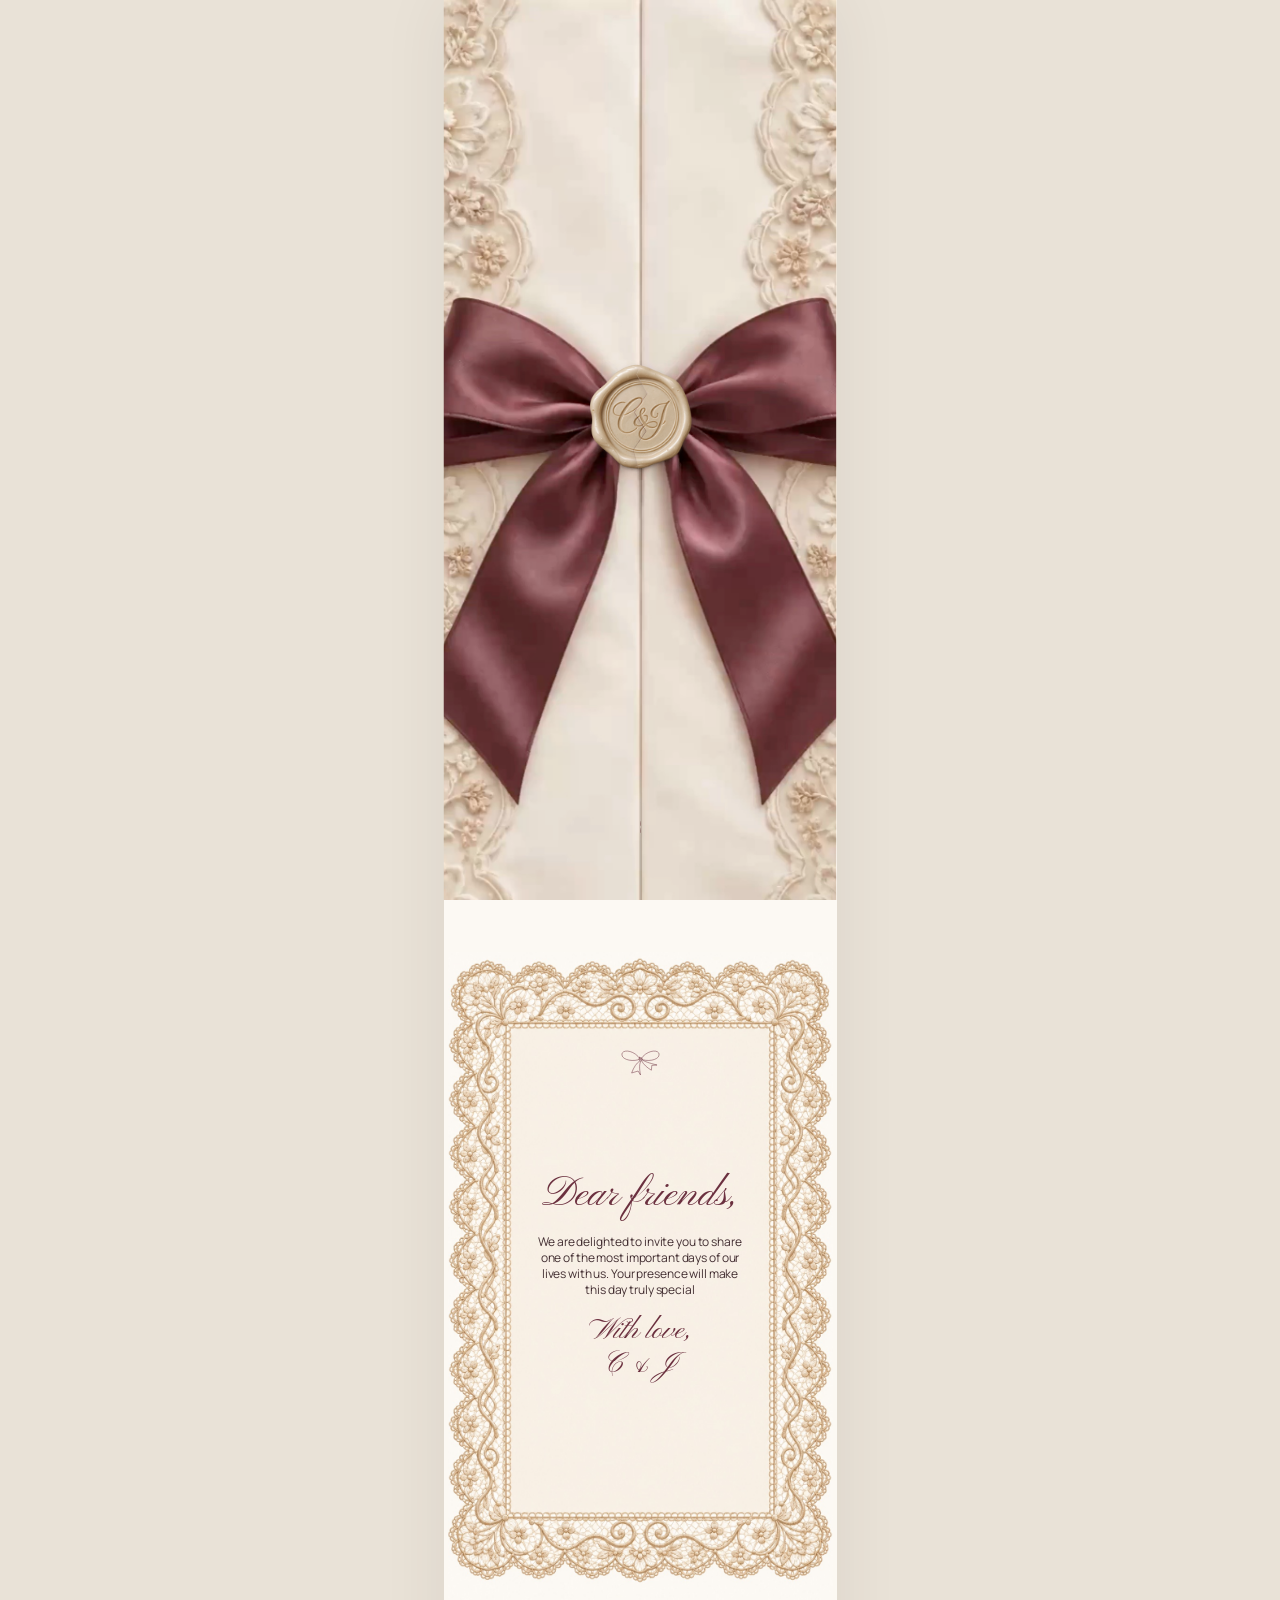
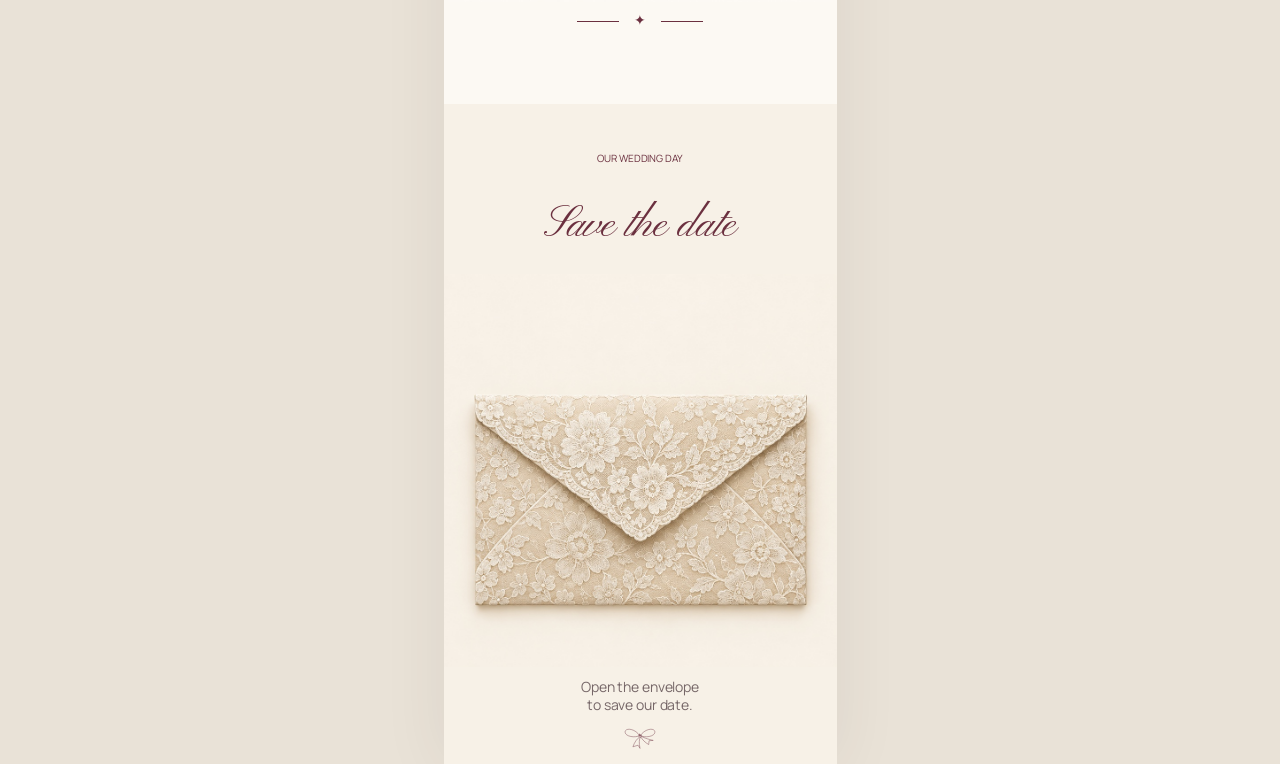
<file: index.html>
<!doctype html>
<html lang="en" class="is-locked">
<head>
  <meta charset="utf-8">
  <meta name="viewport" content="width=device-width, initial-scale=1, viewport-fit=cover">
  <meta name="theme-color" content="#f7f1e7">
  <title data-i18n="meta.title">Charlotte &amp; James — Wedding Invitation</title>
  <link rel="preconnect" href="https://fonts.googleapis.com">
  <link rel="preconnect" href="https://fonts.gstatic.com" crossorigin>
  <!-- Marck Script is fetched by main.js only when Russian is chosen: Pinyon has no Cyrillic. -->
  <link rel="stylesheet" href="https://fonts.googleapis.com/css2?family=Cormorant+Garamond:ital,wght@0,500;1,500&family=Manrope:wght@400;500&family=Pinyon+Script&display=swap">
  <link rel="icon" href="assets/icons/favicon.svg" type="image/svg+xml">
  <link rel="alternate icon" href="assets/icons/favicon-32.png" sizes="32x32">
  <link rel="apple-touch-icon" href="assets/icons/apple-touch-icon.png">
  <link rel="preload" as="image" href="assets/img/gate-tied.jpg" fetchpriority="high">
  <link rel="stylesheet" href="css/style.css">
</head>
<body>

  <!-- Holds the first screen back until the lace, the seal and the garden are actually there. -->
  <div class="loader" id="loader">
    <img class="loader__logo" src="assets/icons/logo.svg" alt="Invitated" width="103" height="24">
    <div class="loader__track"><i></i></div>
  </div>

  <!-- 0. Gate: two lace leaves tied with a wine bow and sealed. A tap unties the ribbon, the seal
       falls away and the leaves part to either side, uncovering the hero. -->
  <div class="gate" id="gate" role="button" tabindex="0" data-i18n-attr="aria-label:gate.open">
    <div class="gate__leaf gate__leaf--left">
      <img class="gate__art gate__art--tied" src="assets/img/gate-tied.jpg" alt="" fetchpriority="high">
      <img class="gate__art gate__art--untied" data-src="assets/img/gate-untied.jpg" alt="">
    </div>
    <div class="gate__leaf gate__leaf--right">
      <img class="gate__art gate__art--tied" src="assets/img/gate-tied.jpg" alt="" fetchpriority="high">
      <img class="gate__art gate__art--untied" data-src="assets/img/gate-untied.jpg" alt="">
    </div>
    <video class="gate__clip" src="assets/vids/gate.mp4" muted playsinline preload="none" disablepictureinpicture></video>
    <div class="gate__seal">
      <img class="gate__half gate__half--left" src="assets/img/seal-left.png" alt="">
      <img class="gate__half gate__half--right" src="assets/img/seal-right.png" alt="">
    </div>
  </div>

  <!-- Sits above every screen, hides when the page is scrolled down and slides back on the way up. -->
  <header class="topbar" id="topbar">
    <img class="topbar__logo" src="assets/icons/logo.svg" alt="Invitated" width="103" height="24">
    <div class="topbar__tools">
      <div class="lang">
        <button class="lang__button" type="button" aria-expanded="false" aria-haspopup="listbox" data-i18n-attr="aria-label:lang.label">
          <img loading="lazy" decoding="async" src="assets/icons/globe.svg" alt="" width="14" height="14">
          <span class="lang__code">EN</span>
          <img loading="lazy" decoding="async" class="lang__chevron" src="assets/icons/chevron-down.svg" alt="" width="8" height="4">
        </button>
        <ul class="lang__menu" role="listbox" hidden>
          <li><button type="button" role="option" data-lang="en" aria-selected="true">English</button></li>
          <li><button type="button" role="option" data-lang="ru" aria-selected="false">Русский</button></li>
          <li><button type="button" role="option" data-lang="uz" aria-selected="false">Oʻzbekcha</button></li>
        </ul>
      </div>
      <button class="sound" type="button" aria-pressed="false" data-i18n-attr="aria-label:sound.label">
        <img loading="lazy" decoding="async" class="sound__off" src="assets/icons/sound-off.svg" alt="" width="24" height="24">
        <img loading="lazy" decoding="async" class="sound__on" src="assets/icons/sound-on.svg" alt="" width="24" height="24">
      </button>
    </div>
  </header>

  <audio class="music" src="assets/sounds/music.m4a" loop preload="none"></audio>

  <main class="app">

    <!-- 1. Invitation -->
    <section class="screen screen--hero" id="top">
      <div class="stage">
        <img class="hero__garden" src="assets/img/garden.jpg" alt="">

        <div class="at hero__names" style="--x:48px; --y:251px; --w:299px">
          <p class="t-eyebrow" data-i18n="hero.families">TOGETHER WITH OUR FAMILIES</p>
          <h1 class="names">
            <span class="t-name" data-i18n="couple.bride">Charlotte</span>
            <span class="t-amp" data-i18n="couple.amp">&amp;</span>
            <span class="t-name" data-i18n="couple.groom">James</span>
          </h1>
        </div>

        <div class="at hero__details" style="--x:63px; --y:495px; --w:269px">
          <p class="t-eyebrow" data-i18n="hero.marrying">ARE GETTING MARRIED</p>
          <p class="t-date" data-i18n="date.short">18 · 09 · 2027</p>
          <p class="t-eyebrow t-olive" data-i18n="venue.caps">ROSEWOOD MANOR, THE COTSWOLDS</p>
        </div>

        <div class="hero__fade"></div>
        <a class="scroll-down" href="#letter">
          <span class="t-button" data-i18n="hero.scroll">Scroll down</span>
          <span class="scroll-down__arrows" aria-hidden="true">
            <img loading="lazy" decoding="async" src="assets/icons/arrow-down.svg" alt="" width="14" height="10">
            <img loading="lazy" decoding="async" src="assets/icons/arrow-down.svg" alt="" width="14" height="10">
          </span>
        </a>
      </div>
    </section>

    <!-- 2. Our letter -->
    <section class="screen screen--ivory" id="letter">
      <div class="stage">
        <div class="letter rise">
          <img class="letter__lace" src="assets/img/letter-lace.jpg" loading="lazy" decoding="async" alt="">
          <img loading="lazy" decoding="async" class="letter__bow" src="assets/icons/bow.svg" alt="" width="55" height="30">
          <div class="letter__content">
            <h2 class="t-script-42" data-i18n="letter.greeting">Dear friends,</h2>
            <p class="t-small t-ink letter__text" data-i18n="letter.body">We are delighted to invite you to share one of the most important days of our lives with us. Your presence will make this day truly special</p>
            <p class="t-script-30" data-i18n="letter.sign">With love,<br>C &amp; J</p>
          </div>
        </div>
        <div class="divider" aria-hidden="true"><i></i><span>✦</span><i></i></div>
      </div>
    </section>

    <!-- 3. Save the date: tap the envelope to open it and show the card -->
    <section class="screen screen--paper screen--date" id="date">
      <div class="stage">
      <div class="board">
        <p class="at t-eyebrow" style="--x:40px; --y:47px; --w:313px" data-i18n="save.eyebrow">OUR WEDDING DAY</p>
        <h2 class="at t-script-44 rise" style="--x:32px; --y:98px; --w:329px" data-i18n="save.title">Save the date</h2>

        <button class="envelope" type="button" aria-expanded="false" data-i18n-attr="aria-label:save.openAria">
          <span class="envelope__art envelope__art--closed"></span>
          <span class="envelope__art envelope__art--open"></span>
          <span class="envelope__card">
            <span class="t-day">18</span>
            <span class="t-month" data-i18n="date.monthYear">September 2027</span>
            <span class="t-small" data-i18n="date.dayTime">Saturday · 4:00 PM</span>
          </span>
        </button>

        <p class="at t-body t-muted envelope__hint envelope__hint--closed" style="--x:32px; --y:574px; --w:329px" data-i18n="save.hintClosed">Open the envelope<br>to save our date.</p>
        <p class="at t-body t-muted envelope__hint envelope__hint--open" style="--x:32px; --y:574px; --w:329px" data-i18n="save.hintOpen">Join us from 3:30 PM<br>at Rosewood Manor.</p>
        <img loading="lazy" decoding="async" class="at" src="assets/icons/bow-small.svg" alt="" style="--x:174.5px; --y:622px; --w:44px">
      </div>
      </div>
    </section>

    <!-- 4. The celebration. The screen sticks while the thread ties every bow, then lets go. -->
    <section class="screen screen--paper screen--pin" id="program">
      <div class="pin">
      <div class="stage">
        <p class="at t-eyebrow" style="--x:40px; --y:51px; --w:313px" data-i18n="program.eyebrow">THE CELEBRATION</p>
        <div class="at heading rise" style="--x:36px; --y:110px; --w:321px">
          <h2 class="t-title" data-i18n="program.title">A day to remember</h2>
          <p class="t-body t-muted" data-i18n="program.subtitle">A little order to all the magic.</p>
        </div>

        <!-- The thread grows with the scroll; each bow ties itself as the thread reaches it. -->
        <div class="timeline__ribbon"><i></i></div>
        <ol class="timeline">
          <li class="moment">
            <img loading="lazy" decoding="async" class="moment__icon" src="assets/icons/ic-arrival.svg" alt="" width="64" height="64">
            <span class="moment__marker" aria-hidden="true"></span>
            <p class="moment__text"><span class="t-time" data-i18n="program.t1">3:30 PM</span><span class="t-event" data-i18n="program.e1">Guest arrival</span></p>
          </li>
          <li class="moment">
            <img loading="lazy" decoding="async" class="moment__icon" src="assets/icons/ic-photo.svg" alt="" width="64" height="64">
            <span class="moment__marker" aria-hidden="true"></span>
            <p class="moment__text"><span class="t-time" data-i18n="program.t2">4:00 PM</span><span class="t-event" data-i18n="program.e2">Photoshoot</span></p>
          </li>
          <li class="moment">
            <img loading="lazy" decoding="async" class="moment__icon" src="assets/icons/ic-celebration.svg" alt="" width="64" height="64">
            <span class="moment__marker" aria-hidden="true"></span>
            <p class="moment__text"><span class="t-time" data-i18n="program.t3">5:00 PM</span><span class="t-event" data-i18n="program.e3">The start of<br>the celebration</span></p>
          </li>
          <li class="moment">
            <img loading="lazy" decoding="async" class="moment__icon" src="assets/icons/ic-wedding.svg" alt="" width="64" height="64">
            <span class="moment__marker" aria-hidden="true"></span>
            <p class="moment__text"><span class="t-time" data-i18n="program.t4">6:00 PM</span><span class="t-event" data-i18n="program.e4">Wedding</span></p>
          </li>
          <li class="moment">
            <img loading="lazy" decoding="async" class="moment__icon" src="assets/icons/ic-stars.svg" alt="" width="64" height="64">
            <span class="moment__marker" aria-hidden="true"></span>
            <p class="moment__text"><span class="t-time" data-i18n="program.t5">8:00 PM</span><span class="t-event" data-i18n="program.e5">Under the stars</span></p>
          </li>
        </ol>
      </div>
      </div>
    </section>

    <!-- 5. The venue -->
    <section class="screen screen--ivory" id="venue">
      <div class="stage">
        <p class="at t-eyebrow" style="--x:30px; --y:51px; --w:333px" data-i18n="venue.eyebrow">A PLACE TO FALL IN LOVE</p>
        <h2 class="at t-title rise" style="--x:32px; --y:109px; --w:329px" data-i18n="venue.title">Meet us in the garden.</h2>

        <div class="venue rise">
          <img class="venue__frame" src="assets/img/venue-frame.jpg" loading="lazy" decoding="async" alt="">
          <div class="venue__window">
            <img src="assets/img/garden.jpg" decoding="async" data-i18n-attr="alt:venue.name" alt="Rosewood Manor">
          </div>
        </div>

        <div class="at venue__details" style="--x:36px; --y:560px; --w:321px">
          <h3 class="t-title-32" data-i18n="venue.name">Rosewood Manor</h3>
          <p class="t-eyebrow" data-i18n="venue.region">THE COTSWOLDS, ENGLAND</p>
          <p class="t-body t-muted" data-i18n="venue.notes">A countryside celebration among the roses.<br>Arrive 30 minutes before the ceremony.<br>Parking is available at the main entrance.</p>
        </div>

        <!-- The day itself, so the Calendar button has something to save. -->
        <div class="at venue__date rise" style="--x:36px; --y:700px; --w:321px">
          <i></i>
          <span>
            <b class="t-date-22" data-i18n="date.short">18 · 09 · 2027</b>
            <em class="t-small" data-i18n="date.dayTime">Saturday · 4:00 PM</em>
          </span>
          <i></i>
        </div>

        <div class="at actions" style="--x:26px; --y:768px; --w:341px">
          <button class="btn" type="button" data-sheet="map">
            <img loading="lazy" decoding="async" src="assets/icons/ic-pin.svg" alt="" width="16" height="18"><span data-i18n="venue.directions">Get directions</span>
          </button>
          <button class="btn" type="button" data-sheet="calendar">
            <img loading="lazy" decoding="async" src="assets/icons/ic-calendar.svg" alt="" width="16" height="18"><span data-i18n="venue.calendar">Calendar</span>
          </button>
        </div>
      </div>
    </section>

    <!-- 6. Dress code -->
    <section class="screen screen--paper" id="dress">
      <div class="stage">
        <p class="at t-eyebrow" style="--x:40px; --y:51px; --w:313px" data-i18n="dress.eyebrow">WHAT TO WEAR</p>
        <div class="at heading heading--wide rise" style="--x:40px; --y:116px; --w:313px">
          <h2 class="t-title" data-i18n="dress.title">Dress code</h2>
          <p class="t-body t-muted" data-i18n="dress.subtitle">An evening of timeless elegance.</p>
        </div>
        <div class="at attire rise" style="--x:50px; --y:248px; --w:293px">
          <p class="t-small t-wine" data-i18n="dress.formal">FORMAL · BLACK TIE</p>
          <p class="t-body t-muted" data-i18n="dress.notes">Tuxedo or dark suit for gentlemen.<br>Long or cocktail dress for ladies.<br>We kindly ask you to avoid white.</p>
        </div>
        <!-- Dress code colours: change the four values below and nothing else. -->
        <ul class="at palette" style="--x:46.5px; --y:388px; --w:300px">
          <li class="rise"><i class="swatch" style="--swatch: #c9ae8c"></i><span data-i18n="dress.champagne">CHAMPAGNE</span></li>
          <li class="rise"><i class="swatch" style="--swatch: #a1907a"></i><span data-i18n="dress.taupe">TAUPE</span></li>
          <li class="rise"><i class="swatch" style="--swatch: #b58080"></i><span data-i18n="dress.rose">DUSTY ROSE</span></li>
          <li class="rise"><i class="swatch" style="--swatch: #6b303f"></i><span data-i18n="dress.wine">WINE</span></li>
        </ul>
        <img loading="lazy" decoding="async" class="at" src="assets/icons/bow-dress.svg" alt="" style="--x:174px; --y:479px; --w:45px">
        <img class="at guests rise" src="assets/img/guests.jpg" loading="lazy" decoding="async" data-i18n-attr="alt:dress.guestsAlt" alt="Guests in evening wear" style="--x:24px; --y:522px; --w:345px">
        <p class="at t-eyebrow t-muted" style="--x:40px; --y:811px; --w:313px" data-i18n="dress.caption">A little inspiration for our evening together.</p>
      </div>
    </section>

    <!-- 7. RSVP. Sends nowhere yet: on submit the section turns into the thank-you state. -->
    <section class="screen screen--wine" id="rsvp">
      <div class="stage rsvp">
        <div class="rsvp__heading rise">
          <h2 class="t-script-44" data-i18n="rsvp.title">Confirm your attendance</h2>
          <p class="t-body" data-i18n="rsvp.subtitle">Please let us know<br>if you can come.</p>
        </div>

        <div class="reply-card">
          <img class="reply-card__lace" src="assets/img/rsvp-lace.jpg" loading="lazy" decoding="async" alt="">
          <form class="reply" novalidate>
            <label class="field">
              <span class="t-label" data-i18n="rsvp.name">Your first and last name</span>
              <input class="pill" type="text" name="name" autocomplete="name" required
                     data-i18n-attr="placeholder:rsvp.namePlaceholder" placeholder="David Miller">
            </label>
            <fieldset class="field">
              <legend class="t-label" data-i18n="rsvp.question">Will you be able to come?</legend>
              <label class="pill choice">
                <input type="radio" name="attendance" value="yes" required>
                <span class="choice__dot"></span><span data-i18n="rsvp.yes">Yes, with pleasure!</span>
              </label>
              <label class="pill choice">
                <input type="radio" name="attendance" value="no">
                <span class="choice__dot"></span><span data-i18n="rsvp.no">Unfortunately, I can't.</span>
              </label>
            </fieldset>
            <label class="field">
              <span class="t-label" data-i18n="rsvp.message">Message (optional)</span>
              <textarea class="pill pill--area" name="message" rows="3"></textarea>
            </label>
            <button class="btn btn--light" type="submit" data-i18n="rsvp.send">Send</button>
          </form>
        </div>
      </div>

      <div class="stage thanks" hidden>
        <img loading="lazy" decoding="async" class="at" src="assets/icons/bow-large.svg" alt="" style="--x:145px; --y:152px; --w:103px">
        <div class="at thanks__text" style="--x:32px; --y:295px; --w:329px">
          <p class="t-eyebrow" data-i18n="thanks.eyebrow">WITH LOVE &amp; GRATITUDE</p>
          <h2 class="t-title-40" data-i18n="thanks.title">Thank you<br>for your reply.</h2>
          <p class="t-body t-muted" data-i18n="thanks.body">You are part of our story.<br>We are so grateful to have you in it.</p>
          <p class="t-script-30" data-i18n="couple.full">Charlotte &amp; James</p>
        </div>
        <a class="at btn" href="#top" style="--x:114px; --y:701px; --w:165px" data-i18n="thanks.back">Back to invitation</a>
        <p class="at t-eyebrow t-muted" style="--x:32px; --y:785px; --w:329px" data-i18n="thanks.note">Prototype preview · no response is sent</p>
      </div>
    </section>

    <!-- 8. With love: scratch the lace oval to reveal the photo -->
    <section class="screen screen--ivory" id="closing">
      <div class="stage">
        <p class="at t-eyebrow" style="--x:30px; --y:51px; --w:333px" data-i18n="closing.eyebrow">UNTIL THEN, WITH ALL OUR LOVE</p>
        <img class="at oval-frame" src="assets/img/oval-frame.jpg" loading="lazy" decoding="async" alt="" style="--x:14px; --y:98px; --w:365px">
        <div class="scratch">
          <img class="scratch__photo" src="assets/img/couple.png" loading="lazy" decoding="async" data-i18n-attr="alt:couple.full" alt="Charlotte and James">
          <canvas class="scratch__cover" aria-hidden="true"></canvas>
          <p class="scratch__hint" data-i18n="closing.scratch">SCRATCH TO REVEAL</p>
        </div>
        <p class="at t-script-34" style="--x:32px; --y:690px; --w:329px" data-i18n="couple.full">Charlotte &amp; James</p>
        <p class="at t-eyebrow" style="--x:32px; --y:744px; --w:329px" data-i18n="date.caps">18 SEPTEMBER 2027</p>

      </div>
      <footer class="footer">
        <img class="footer__logo" src="assets/icons/logo.svg" alt="Invitated" width="103" height="24">
        <a class="to-top" href="#top" data-i18n-attr="aria-label:closing.top" aria-hidden="false">↑</a>
      </footer>
    </section>

  </main>

  <!-- Sheets opened from the venue buttons -->
  <div class="sheet" id="sheet-calendar" role="dialog" aria-modal="true" data-i18n-attr="aria-label:venue.calendar" hidden>
    <div class="sheet__backdrop" data-close></div>
    <div class="sheet__panel">
      <div class="stage">
        <button class="sheet__close" type="button" data-close data-i18n-attr="aria-label:sheet.close"><img loading="lazy" decoding="async" src="assets/icons/close.svg" alt="" width="16" height="16"></button>
        <p class="at t-month" style="--x:46px; --y:64px; --w:301px" data-i18n="date.monthYear">September 2027</p>
        <div class="calendar">
          <span class="calendar__dow" data-i18n="cal.mon">M</span><span class="calendar__dow" data-i18n="cal.tue">T</span><span class="calendar__dow" data-i18n="cal.wed">W</span><span class="calendar__dow" data-i18n="cal.thu">T</span><span class="calendar__dow" data-i18n="cal.fri">F</span><span class="calendar__dow" data-i18n="cal.sat">S</span><span class="calendar__dow" data-i18n="cal.sun">S</span>
          <span></span><span></span><span>1</span><span>2</span><span>3</span><span>4</span><span>5</span>
          <span>6</span><span>7</span><span>8</span><span>9</span><span>10</span><span>11</span><span>12</span>
          <span>13</span><span>14</span><span>15</span><span>16</span><span>17</span>
          <button class="calendar__day" type="button" data-i18n-attr="aria-label:cal.add">18</button>
          <span>19</span>
          <span>20</span><span>21</span><span>22</span><span>23</span><span>24</span><span>25</span><span>26</span>
          <span>27</span><span>28</span><span>29</span><span>30</span>
        </div>
        <p class="at t-body t-muted" style="--x:40px; --y:407px; --w:313px" data-i18n="cal.full">Saturday, 18 September · 4:00 PM</p>
        <img loading="lazy" decoding="async" class="at" src="assets/icons/bow-dress.svg" alt="" style="--x:174px; --y:449px; --w:45px">
      </div>
    </div>
  </div>

  <div class="sheet" id="sheet-map" role="dialog" aria-modal="true" data-i18n-attr="aria-label:map.title" hidden>
    <div class="sheet__backdrop" data-close></div>
    <div class="sheet__panel">
      <div class="stage">
        <button class="sheet__close" type="button" data-close data-i18n-attr="aria-label:sheet.close"><img loading="lazy" decoding="async" src="assets/icons/close.svg" alt="" width="16" height="16"></button>
        <h2 class="at t-title-32" style="--x:46px; --y:54px; --w:301px" data-i18n="map.title">Find us</h2>
        <a class="map" href="https://www.google.com/maps/search/?api=1&amp;query=Rosewood+Manor+Cotswolds" target="_blank" rel="noopener" data-i18n-attr="aria-label:map.open">
          <img loading="lazy" decoding="async" class="map__art" src="assets/icons/map.svg" alt="">
          <span class="map__label" data-i18n="venue.nameCaps">ROSEWOOD MANOR</span>
        </a>
        <img loading="lazy" decoding="async" class="map__pin" src="assets/icons/map-pin.svg" alt="">
        <p class="at t-label t-wine" style="--x:36px; --y:405px; --w:321px" data-i18n="map.venue">Rosewood Manor · The Cotswolds</p>
        <p class="at t-small t-muted" style="--x:36px; --y:437px; --w:321px" data-i18n="map.parking">Parking is available at the main entrance.</p>
      </div>
    </div>
  </div>

  <script src="js/i18n.js"></script>
  <script src="js/main.js"></script>
</body>
</html>
</file>
<file: css/style.css>
/* ---------- Tokens (from Figma) ---------- */
:root {
  --wine: #6b303f;
  --ivory: #fcf9f3;
  --paper: #f7f1e7;
  --blush: #f5ede0;
  --ink: #432f32;
  --muted: #766768;
  --olive: #818571;
  --line: #cfbab0;
  --page: #e9e2d7;

  --font-serif: "Cormorant Garamond", Georgia, "Times New Roman", serif;
  --font-script: "Pinyon Script", "Snell Roundhand", cursive;
  --script-fix: 1;
  --font-sans: "Manrope", system-ui, -apple-system, sans-serif;

  /* Every screen in the mock is a 393px-wide phone column and everything below is placed in those
     pixels. On a narrower phone main.js sets --k below 1 and each stage is zoomed down to fit. */
  --k: 1;
  /* The screen's height, locked at load: in-app browsers (Telegram, Instagram) grow and shrink
     the viewport as their address bar collapses, and anything measured in svh would resize with
     it — backgrounds re-cropping, text shifting, the scroll jumping. */
  --vh: 100svh;
}

html[lang="ru"] {
  --font-script: "Marck Script", "Snell Roundhand", cursive;
  --script-fix: 0.88; /* Marck Script runs larger than Pinyon at the same size */
}

/* ---------- Base ---------- */
*, *::before, *::after { box-sizing: border-box; }
[hidden] { display: none !important; }

html { scroll-behavior: auto; } /* main.js glides instead */
html.is-locked { overflow: hidden; }

body {
  margin: 0;
  background: var(--page);
  color: var(--wine);
  font-family: var(--font-sans);
  -webkit-font-smoothing: antialiased;
  -webkit-tap-highlight-color: transparent;
}

h1, h2, h3, p, ol, ul, fieldset, legend { margin: 0; padding: 0; font-weight: 400; }
ol, ul { list-style: none; }
fieldset { border: 0; min-width: 0; }
img { display: block; max-width: none; }
a { color: inherit; text-decoration: none; }
button { font: inherit; color: inherit; background: none; border: 0; padding: 0; cursor: pointer; }

.app {
  position: relative;
  max-width: 393px;
  margin: 0 auto;
  overflow-x: clip;
  box-shadow: 0 0 60px rgba(67, 47, 50, 0.08);
}

/* Every screen fills the window and holds the mock's board in its middle, so no screen ends
   early with a strip of the next one showing under it. */
.screen {
  position: relative;
  min-height: calc(852px * var(--k)); /* the mock's own height: the same composition everywhere */
  display: grid;
  place-items: center;
  overflow: hidden;
  isolation: isolate;
}
.screen--pin { display: block; } /* the pinned screen sets its own height */
.screen--ivory { background: var(--ivory); }
.screen--paper { background: var(--paper); }
.screen--wine  { background: var(--wine); }

/* The fixed 393px column a screen is laid out in. */
.stage {
  position: relative;
  width: 393px;
  height: 852px;
  margin: 0 auto;
  zoom: var(--k);
}
/* The mock draws this screen 660px tall, shorter than the rest; the screen around it is full
   height like every other, so the board simply sits in the middle. */
.screen--date { min-height: calc(660px * var(--k)); }
.screen--date .stage { height: 660px; }
.screen--date .board {
  position: relative;
  width: 393px;
  height: 660px;
}

/* Absolutely placed block: --x / --y / --w come straight from the mock. */
.at {
  position: absolute;
  left: var(--x);
  top: var(--y);
  width: var(--w);
}
p.at, h2.at, h3.at { text-align: center; }

/* On a phone the page fills the screen edge to edge instead of the 393px column of the mock,
   and the hero takes the whole screen height. */
@media (max-width: 600px) {
  .app { max-width: none; box-shadow: none; }
}

/* Until the envelope is opened the page simply ends at it: the screens below are out of the
   document, so the phone stops there by itself instead of being pulled back by script. */
.is-held #date ~ .screen { display: none; }

/* Blocks lift into place the first time they are scrolled to. Nothing is hidden unless main.js
   has said it will bring it back. `translate` so it composes with any transform. */
.is-animated .rise { opacity: 0; translate: 0 16px; }
.is-animated .rise.is-in {
  opacity: 1;
  translate: none;
  transition: opacity 0.8s ease var(--in, 0s), translate 0.8s cubic-bezier(0.22, 0.61, 0.36, 1) var(--in, 0s);
}

/* ---------- Type ---------- */
.t-eyebrow { font: 400 10px/14px var(--font-sans); letter-spacing: -0.01em; }
.t-small   { font: 400 12px/16px var(--font-sans); letter-spacing: -0.01em; }
.t-body    { font: 400 14px/18px var(--font-sans); letter-spacing: -0.01em; }
.t-strong  { font-weight: 500; }

.t-label    { font: 500 18px/22px var(--font-serif); letter-spacing: -0.01em; }
.t-button   { font: 500 18px/22px var(--font-serif); letter-spacing: -0.01em; }
.t-month    { font: 500 22px/26px var(--font-serif); letter-spacing: -0.01em; }
.t-title-32 { font: 500 32px/36px var(--font-serif); letter-spacing: -0.01em; }
.t-title    { font: 500 38px/42px var(--font-serif); letter-spacing: -0.01em; }
.t-title-40 { font: 500 40px/44px var(--font-serif); letter-spacing: -0.01em; }
.t-date     { font: 500 38px/42px var(--font-serif); letter-spacing: -0.01em; }
.t-day      { font: 500 42px/46px var(--font-serif); letter-spacing: -0.01em; }
.t-name     { font: 500 54px/58px var(--font-serif); letter-spacing: -0.01em; }

.t-script-30 { font: 400 calc(30px * var(--script-fix)) / 34px var(--font-script); letter-spacing: -0.01em; }
.t-script-34 { font: 400 calc(34px * var(--script-fix)) / 38px var(--font-script); letter-spacing: -0.01em; }
.t-script-42 { font: 400 calc(42px * var(--script-fix)) / 46px var(--font-script); letter-spacing: -0.01em; }
.t-script-44 { font: 400 calc(44px * var(--script-fix)) / 48px var(--font-script); letter-spacing: -0.01em; }
.t-amp       { font: 400 calc(40px * var(--script-fix)) / 44px var(--font-script); letter-spacing: -0.01em; }

.t-wine  { color: var(--wine); }
.t-ink   { color: var(--ink); }
.t-muted { color: var(--muted); }
.t-olive { color: var(--olive); }

/* ---------- Shared pieces ---------- */
.btn {
  display: flex;
  align-items: center;
  justify-content: center;
  gap: 8px;
  width: 165px;
  height: 44px;
  border-radius: 6px;
  background: var(--wine);
  color: var(--ivory);
  font: 500 18px/22px var(--font-serif);
  letter-spacing: -0.01em;
  white-space: nowrap;
  transition: filter 0.2s ease, transform 0.2s ease;
}
.btn:active { transform: scale(0.97); }
@media (hover: hover) { .btn:hover { filter: brightness(1.12); } }
.btn--light { background: var(--paper); color: var(--wine); }

.heading { display: flex; flex-direction: column; gap: 8px; text-align: center; }
.heading--wide { gap: 18px; }

/* ---------- Preloader ---------- */
.loader {
  position: fixed;
  inset: 0;
  z-index: 70;
  display: grid;
  align-content: center;
  justify-items: center;
  gap: 20px;
  background: var(--paper);
  transition: opacity 0.7s ease;
}
.loader__logo { width: 103px; height: 24px; opacity: 0.9; }
.loader__track {
  width: 132px;
  height: 1px;
  overflow: hidden;
  background: rgba(107, 48, 63, 0.16);
}
.loader__track i {
  display: block;
  width: calc(var(--load, 0) * 100%);
  height: 100%;
  background: var(--wine);
  transition: width 0.4s cubic-bezier(0.22, 0.61, 0.36, 1);
}
.loader.is-done { opacity: 0; pointer-events: none; }

/* ---------- 0. Gate ---------- */
/* Fills the phone screen (the 393px column on a desktop). --u is one mock pixel at the "cover"
   scale of the 393×852 art, so the seal stays on the knot at any screen shape. */
.gate {
  position: fixed;
  top: 0;
  bottom: 0;
  left: 50%;
  width: min(100%, calc(393px * var(--k)));
  translate: -50% 0;
  container-type: size;
  z-index: 50;
  overflow: hidden;
  cursor: pointer;
  outline: none;
}
.gate__leaf {
  position: absolute;
  top: 0;
  width: 50%;
  height: 100%;
  overflow: hidden;
  transition: transform 1.5s cubic-bezier(0.65, 0, 0.3, 1);
}
.gate__leaf--left  { left: 0; }
.gate__leaf--right { right: 0; }
.gate__art {
  position: absolute;
  top: 0;
  width: 200%;
  height: 100%;
  object-fit: cover;
}
.gate__leaf--left .gate__art  { left: 0; }
.gate__leaf--right .gate__art { right: 0; }
.gate__art--untied { opacity: 0; } /* switched on the frame the clip ends, never faded */

/* The filmed untying, in the same framing as the two stills it was cut from. */
.gate__clip {
  position: absolute;
  inset: 0;
  width: 100%;
  height: 100%;
  object-fit: cover;
  opacity: 0;
  pointer-events: none;
}
.gate.is-playing .gate__clip { opacity: 1; }

.gate__seal {
  /* one pixel of the clip, at the scale it is displayed */
  --v: max(100cqw / 1080, 100cqh / 1920);
  position: absolute;
  left: 50%;
  top: calc(50% - 197 * var(--v)); /* the knot sits 71px above the clip's centre */
  width: calc(253 * var(--v));
  height: calc(253 * var(--v));
  translate: -50% 0;
}
.gate__half {
  position: absolute;
  inset: 0;
  width: 100%;
  height: auto;
  filter: drop-shadow(0 2px 3px rgba(67, 47, 50, 0.18));
  transition: transform 0.18s cubic-bezier(0.2, 0.9, 0.3, 1), opacity 0.4s ease;
}
/* The wax gives: a shudder, a snap along the crack, then both halves drop away. */
.gate.is-cracking .gate__seal { animation: seal-shudder 0.26s ease-in-out; }
@keyframes seal-shudder {
  30% { transform: rotate(-2deg) scale(1.03); }
  70% { transform: rotate(2.5deg) scale(1.05); }
}
.gate.is-broken .gate__half { transition-duration: 0.1s; } /* the crack itself is a snap */
.gate.is-broken .gate__half--left  { transform: translate(-5%, 1%) rotate(-5deg); }
.gate.is-broken .gate__half--right { transform: translate(5%, 1.5%) rotate(6deg); }
.gate.is-falling .gate__half {
  opacity: 0;
  /* Thrown off fast and faded out well before they would reach the bottom of the frame. */
  transition: transform 0.52s cubic-bezier(0.3, 0, 0.7, 0.35), opacity 0.3s ease 0.16s;
}
.gate.is-falling .gate__half--left  { transform: translate(-58%, 210%) rotate(-62deg) scale(0.86); }
.gate.is-falling .gate__half--right { transform: translate(64%, 240%) rotate(74deg) scale(0.84); }

.gate.is-open .gate__art--untied { opacity: 1; }
.gate.is-parting .gate__leaf--left  { transform: translateX(-101%); }
.gate.is-parting .gate__leaf--right { transform: translateX(101%); }

/* ---------- 1. Invitation ---------- */
.screen--hero { background: var(--blush); }
.screen--hero .stage { height: 852px; }

.hero__garden {
  position: absolute;
  left: -19.5px;
  top: 0;
  bottom: 0;
  width: 433px;
  height: 100%;
  object-fit: cover;
  object-position: 50% 100%;
  transform-origin: 50% 60%;
}
.is-animated .hero__garden { opacity: 0; transform: scale(1.04); }
.is-animated.is-revealed .hero__garden {
  opacity: 1;
  transform: none;
  transition: opacity 1.6s ease 0.3s, transform 2.4s cubic-bezier(0.22, 0.61, 0.36, 1) 0.3s;
}

/* ---------- Top bar ---------- */
.topbar {
  position: fixed;
  top: 0;
  left: 50%;
  z-index: 30;
  width: min(100%, calc(393px * var(--k)));
  height: calc(80px * var(--k));
  padding: calc(14px * var(--k)) calc(32px * var(--k)) 0;
  display: flex;
  align-items: center;
  justify-content: space-between;
  translate: -50% 0;
  opacity: 0;
  pointer-events: none;
  transition: translate 0.5s cubic-bezier(0.22, 0.61, 0.36, 1), opacity 0.6s ease;
}
/* Nothing above the gate until it has been opened. */
.is-revealed .topbar { opacity: 1; pointer-events: auto; }
.topbar.is-hidden { translate: -50% -100%; }
/* A soft veil rather than a slab: it reaches past the bar and fades out to nothing, so there is
   no edge where it ends. No backdrop blur — its box cuts a hard line of its own on iOS. */
.topbar::before {
  content: "";
  position: absolute;
  inset: 0 0 -30% 0;
  z-index: -1;
  background: linear-gradient(180deg, var(--bar-tint, var(--paper)) 0%, var(--bar-tint, var(--paper)) 62%, transparent 100%);
  opacity: 0;
  transition: opacity 0.4s ease;
}
.topbar.is-solid::before { opacity: 1; }
.topbar.is-hidden::before { opacity: 0; transition: opacity 0.16s ease; } /* gone before the bar has left */
/* Over the wine screen the bar turns with it, rather than sitting there as a slab of cream. */
.topbar.is-dark .lang { color: var(--paper); }
.topbar.is-dark img { filter: brightness(0) invert(1); }
.topbar__logo { width: 103px; height: 24px; }
/* The bar's parts scale with the board so the masthead keeps the mock's proportions. Sized with
   calc rather than zoom: zoom inside a fixed bar loses taps in Chrome. */
.topbar__logo { width: calc(103px * var(--k)); height: calc(24px * var(--k)); }
.topbar__tools { display: flex; align-items: center; gap: calc(12px * var(--k)); }

.lang { position: relative; }
.lang__button {
  display: flex;
  align-items: center;
  gap: calc(4px * var(--k));
  font: 400 calc(14px * var(--k)) / calc(18px * var(--k)) var(--font-sans);
  letter-spacing: -0.01em;
}
.lang__button img:first-child { width: calc(14px * var(--k)); height: calc(14px * var(--k)); margin: 0.8px; }
.lang__chevron {
  width: calc(8px * var(--k));
  height: calc(4.4px * var(--k));
  margin: calc(5px * var(--k)) calc(3px * var(--k));
  transition: transform 0.3s ease;
}
.lang.is-open .lang__chevron { transform: rotate(180deg); }
.lang__menu {
  position: absolute;
  right: -4px;
  top: calc(100% + 10px);
  min-width: 132px;
  padding: 6px;
  border: 0.6px solid var(--line);
  border-radius: 10px;
  background: var(--ivory);
  box-shadow: 0 12px 28px rgba(67, 47, 50, 0.14);
  animation: menu-in 0.25s cubic-bezier(0.22, 0.61, 0.36, 1);
}
@keyframes menu-in { from { opacity: 0; transform: translateY(-6px); } }
.lang__menu button {
  width: 100%;
  padding: 8px 10px;
  border-radius: 6px;
  text-align: left;
  font: 500 16px/20px var(--font-serif);
  letter-spacing: -0.01em;
  transition: background 0.2s ease;
}
.lang__menu button[aria-selected="true"] { background: rgba(107, 48, 63, 0.09); }
@media (hover: hover) { .lang__menu button:hover { background: rgba(107, 48, 63, 0.06); } }

.sound { position: relative; width: calc(24px * var(--k)); height: calc(24px * var(--k)); }
.sound img { position: absolute; inset: 0; width: 100%; height: 100%; transition: opacity 0.25s ease; }
.sound__on { opacity: 0; }
.sound[aria-pressed="true"] .sound__on { opacity: 1; }
.sound[aria-pressed="true"] .sound__off { opacity: 0; }
.sound.is-empty { opacity: 0.4; cursor: default; }
.sound:active { transform: scale(0.94); }

.hero__names, .hero__details {
  display: flex;
  flex-direction: column;
  align-items: center;
  text-align: center;
}
.hero__names { gap: 6px; }
.hero__details { gap: 12px; }
.names { display: flex; flex-direction: column; align-items: center; }
.names .t-name:first-child, .names .t-amp { margin-bottom: -8px; }

.is-animated .hero__names > *, .is-animated .hero__details > * { opacity: 0; translate: 0 12px; }
.is-animated.is-revealed .hero__names > *, .is-animated.is-revealed .hero__details > * {
  opacity: 1;
  translate: none;
  transition: opacity 1s ease var(--in), translate 1s cubic-bezier(0.22, 0.61, 0.36, 1) var(--in);
}
.hero__names > :nth-child(1) { --in: 0.5s; }
.hero__names > :nth-child(2) { --in: 0.7s; }
.hero__details > :nth-child(1) { --in: 1s; }
.hero__details > :nth-child(2) { --in: 1.15s; }
.hero__details > :nth-child(3) { --in: 1.3s; }

.hero__fade {
  position: absolute;
  left: -1.5px;
  bottom: 0;
  width: 396px;
  height: 169px;
  background: linear-gradient(180deg, rgba(247, 241, 231, 0) 0%, rgba(247, 241, 231, 0.91) 60%, var(--ivory) 100%);
}
.scroll-down {
  position: absolute;
  left: 1px;
  bottom: 0;
  width: 393px;
  height: 78px;
  padding-bottom: 8px;
  display: flex;
  flex-direction: column;
  align-items: center;
  justify-content: center;
  gap: 8px;
}
.scroll-down__arrows { position: relative; width: 14px; height: 17px; }
.scroll-down__arrows img { position: absolute; left: 0; top: 0; }
.scroll-down__arrows img + img { top: 7px; }
.scroll-down__arrows img { animation: arrow-drift 2.2s ease-in-out infinite; }
.scroll-down__arrows img + img { animation-delay: 0.15s; }
@keyframes arrow-drift {
  0%, 100% { transform: translateY(0); opacity: 1; }
  50% { transform: translateY(4px); opacity: 0.55; }
}

/* ---------- 2. Our letter ---------- */
.letter {
  position: absolute;
  left: 24px;
  top: 112px;
  width: 345px;
  height: 625px;
}
.letter__lace {
  position: absolute;
  left: -20px;
  top: -12px;
  width: 385px;
  height: 650px;
  object-fit: cover;
}
.letter__bow { position: absolute; left: 145px; top: 83px; width: 55px; height: 30.25px; }
.letter__content {
  position: absolute;
  left: 50.5px;
  top: calc(50% + 0.5px);
  width: 244px;
  translate: 0 -50%;
  display: flex;
  flex-direction: column;
  align-items: center;
  gap: 16px;
  text-align: center;
}
.letter__text { width: 212px; }

.divider {
  position: absolute;
  left: 133.5px;
  top: 760px;
  width: 126px;
  display: flex;
  align-items: center;
  justify-content: center;
  gap: 12px;
  font: 500 14px/18px var(--font-serif);
}
.divider i { width: 42px; height: 0.6px; background: var(--wine); }
.divider span { width: 18px; text-align: center; }

/* ---------- 3. Save the date ---------- */
.envelope {
  position: absolute;
  left: 0;
  top: 170px;
  width: 393px;
  height: 393px;
}
.envelope__art {
  position: absolute;
  inset: 0;
  background: url("../assets/img/envelope.jpg") 0 0 / 200% 100% no-repeat;
  transition: opacity 0.6s ease;
}
.envelope__art--open { background-position: 100% 0; opacity: 0; }
.envelope__card {
  position: absolute;
  left: 95px;
  top: 98px;
  width: 203px;
  display: flex;
  flex-direction: column;
  gap: 4px;
  text-align: center;
  opacity: 0;
  translate: 0 14px;
}
.envelope.is-open .envelope__art--open { opacity: 1; }
.envelope.is-open .envelope__art--closed { opacity: 0; }
.envelope.is-open .envelope__card {
  opacity: 1;
  translate: none;
  transition: opacity 0.8s ease 0.35s, translate 0.9s cubic-bezier(0.22, 0.61, 0.36, 1) 0.35s;
}
.envelope:not(.is-open):active { transform: scale(0.99); }
/* A small nudge so the closed envelope reads as something to tap. */
.envelope:not(.is-open) { animation: envelope-nudge 4s ease-in-out 1.5s infinite; }
@keyframes envelope-nudge {
  0%, 84%, 100% { transform: none; }
  88% { transform: rotate(-1deg); }
  92% { transform: rotate(1deg); }
  96% { transform: rotate(-0.5deg); }
}

.envelope__hint { transition: opacity 0.5s ease; }
.envelope__hint--open { opacity: 0; }
.screen--date.is-open .envelope__hint--closed { opacity: 0; }
.screen--date.is-open .envelope__hint--open { opacity: 1; transition-delay: 0.4s; }

/* ---------- 4. The celebration ---------- */
/* The programme screen sticks to the viewport while the thread does its work; main.js sets both
   the height of the track it scrolls through and the height of the sticky part. */
.screen--pin {
  overflow: visible;
  height: calc(var(--vh) + var(--pin-run, 0px));
}
/* The programme's own board is only as tall as its contents, so it can be scaled to fit the
   pinned screen without the timeline being cut off at the bottom. */
.screen--pin .stage { height: 780px; }
.screen--pin .pin {
  position: sticky;
  top: 0;
  height: var(--vh);
  display: grid;
  place-items: center;
  overflow: hidden;
}

/* Track of the thread. Its fill is as long as the scroll has pulled it (--p, set by main.js). */
.timeline__ribbon {
  position: absolute;
  left: 169.5px;
  top: 253px;
  width: 1px;
  height: 493px;
}
.timeline__ribbon i {
  display: block;
  width: 100%;
  height: calc(100% * var(--p, 1));
  background: var(--wine);
}

.timeline {
  position: absolute;
  left: 32px;
  top: 226px;
  width: 329px;
  display: flex;
  flex-direction: column;
  gap: 12px;
}
.moment {
  position: relative;
  height: 100px;
  display: grid;
  grid-template-columns: 110px 24px 163px;
  column-gap: 16px;
}
.moment__icon { margin: 18px 0 0 23px; width: 64px; height: 64px; }
.moment__marker {
  margin-top: 15px;
  width: 24px;
  height: 40px;
  /* Until main.js swaps in the inline drawing, the flat icon stands in. */
  background: url("../assets/icons/ribbon-marker.svg") center / contain no-repeat;
}
.moment__marker.is-drawn { background: none; }
.moment__marker svg { width: 24px; height: 40px; overflow: visible; }
/* The icon and the words arrive as the bow beside them is tied (main.js adds .is-in). */
.is-animated .moment__icon,
.is-animated .moment__text {
  opacity: 0;
  translate: 0 14px;
}
.is-animated .moment.is-in .moment__icon,
.is-animated .moment.is-in .moment__text {
  opacity: 1;
  translate: none;
  transition: opacity 0.7s ease, translate 0.7s cubic-bezier(0.22, 0.61, 0.36, 1);
}
.moment__text {
  display: flex;
  flex-direction: column;
  gap: 5px;
  padding-top: 14px;
  font: 500 22px/26px var(--font-serif);
  letter-spacing: -0.01em;
}
.t-time { font-style: italic; color: var(--wine); }
.t-event { color: var(--ink); }

/* ---------- 5. The venue ---------- */
.venue { position: absolute; left: 0; top: 0; width: 393px; height: 560px; pointer-events: none; }
.venue__frame {
  position: absolute;
  left: 4px;
  top: 206px;
  width: 385px;
  height: 342px;
  object-fit: cover;
}
.venue__window {
  position: absolute;
  left: 59px;
  top: 258px;
  width: 275px;
  height: 243px;
  overflow: hidden;
  border-radius: 137.5px 137.5px 0 0;
  background: var(--paper);
}
.venue__window img {
  position: absolute;
  left: -56px;
  top: -336px;
  width: 387px;
  height: 580.5px;
  object-fit: cover;
}
.venue__details {
  display: flex;
  flex-direction: column;
  align-items: center;
  gap: 11px;
  text-align: center;
}
.actions { display: flex; gap: 11px; }

/* The date, spelled out where the Calendar button can act on it. */
.venue__date {
  display: flex;
  align-items: center;
  justify-content: center;
  gap: 14px;
}
.venue__date i { flex: 1; height: 0.6px; background: var(--line); }
.venue__date span { display: flex; flex-direction: column; align-items: center; gap: 3px; text-align: center; }
.venue__date em { font-style: normal; color: var(--muted); }
.t-date-22 { font: 500 24px/28px var(--font-serif); letter-spacing: 0.01em; color: var(--wine); }

/* ---------- 6. Dress code ---------- */
.attire { display: flex; flex-direction: column; gap: 18px; text-align: center; }
.palette { display: flex; gap: 20px; }
.palette li {
  width: 60px;
  display: flex;
  flex-direction: column;
  align-items: center;
  gap: 13px;
  font: 400 10px/14px var(--font-sans);
  letter-spacing: -0.01em;
  color: var(--muted);
  text-align: center;
}
/* A swatch is a plain circle of colour — the couple's own palette drops straight into the
   --swatch values in the markup, with no artwork to prepare. */
.swatch {
  width: 44px;
  height: 44px;
  border-radius: 50%;
  background: var(--swatch, var(--line));
  box-shadow: inset 0 0 0 0.6px rgba(67, 47, 50, 0.12);
}
.palette li:nth-child(2) { --in: 0.1s; }
.palette li:nth-child(3) { --in: 0.2s; }
.palette li:nth-child(4) { --in: 0.3s; }
.guests { height: 276px; object-fit: contain; mix-blend-mode: multiply; }

/* ---------- 7. RSVP ---------- */
.rsvp {
  display: flex;
  flex-direction: column;
  align-items: center;
  gap: 63px;
  padding: 48px 24px;
  color: var(--paper);
}
.rsvp__heading { width: 329px; display: flex; flex-direction: column; gap: 20px; text-align: center; }

.reply-card { position: relative; width: 345px; height: 527px; flex-shrink: 0; }
.reply-card__lace {
  position: absolute;
  left: -1px;
  top: -11.8px;
  width: 345px;
  height: 560.6px;
}
.reply {
  position: absolute;
  left: 24.5px;
  top: calc(50% - 1.5px);
  translate: 0 -50%;
  width: 293px;
  padding: 20px;
  border-radius: 16px;
  background: var(--wine);
  display: flex;
  flex-direction: column;
  align-items: center;
  gap: 18px;
}
.field { width: 257px; display: flex; flex-direction: column; gap: 8px; }
fieldset.field { gap: 10px; }
fieldset.field legend { margin-bottom: 10px; }

.pill {
  width: 257px;
  height: 40px;
  padding: 0 14px;
  border: 0.7px solid rgba(247, 241, 231, 0.55);
  border-radius: 20px;
  background: none;
  color: var(--paper);
  font: 400 14px/18px var(--font-sans);
  letter-spacing: -0.01em;
  outline: none;
  transition: border-color 0.2s ease;
}
.pill::placeholder { color: rgba(247, 241, 231, 0.7); }
.pill:focus, .pill:focus-within { border-color: var(--paper); }
.pill--area { height: 72px; padding-top: 12px; border-radius: 12px; resize: none; }
.field.is-invalid .pill, .field.is-invalid .choice { border-color: #f0b8b8; }

.choice { display: flex; align-items: center; gap: 12px; cursor: pointer; }
.choice input { position: absolute; opacity: 0; pointer-events: none; }
.choice__dot {
  position: relative;
  width: 18px;
  height: 18px;
  flex-shrink: 0;
  border: 1px solid var(--paper);
  border-radius: 50%;
}
.choice__dot::after {
  content: "";
  position: absolute;
  inset: 4px;
  border-radius: 50%;
  background: var(--paper);
  transform: scale(0);
  transition: transform 0.2s ease;
}
.choice:has(input:checked) { border: 1px solid var(--paper); }
.choice:has(input:checked) .choice__dot::after { transform: none; }
.choice:has(input:focus-visible) { outline: 1px dashed rgba(247, 241, 231, 0.6); outline-offset: 3px; }

.reply .btn { margin-top: 0; }

#rsvp.is-sent { background: var(--paper); }
.thanks__text { display: flex; flex-direction: column; align-items: center; gap: 28px; text-align: center; }
.thanks.is-in > * { animation: fade-up 0.9s cubic-bezier(0.22, 0.61, 0.36, 1) both; }
.thanks.is-in > :nth-child(2) { animation-delay: 0.15s; }
.thanks.is-in > :nth-child(3) { animation-delay: 0.3s; }
@keyframes fade-up { from { opacity: 0; transform: translateY(14px); } }

/* ---------- 8. With love ---------- */
.oval-frame { height: 593px; object-fit: cover; }
.scratch {
  position: absolute;
  touch-action: none;
  left: 84.5px;
  top: 173px;
  width: 224px;
  height: 435px;
  border-radius: 50%;
  overflow: hidden;
}
.scratch__photo, .scratch__cover { position: absolute; inset: 0; width: 100%; height: 100%; }
.scratch__cover { touch-action: none; cursor: grab; transition: opacity 0.8s ease; }
.scratch__hint {
  position: absolute;
  left: 12px;
  top: 210px;
  width: 200px;
  font: 400 11px/15px var(--font-sans);
  letter-spacing: -0.01em;
  text-align: center;
  pointer-events: none;
  transition: opacity 0.4s ease;
}
.scratch.is-scratching .scratch__hint,
.scratch.is-clear .scratch__hint { opacity: 0; }
.scratch.is-clear .scratch__cover { opacity: 0; pointer-events: none; }

/* Footer bar, like the letter site's: logo on the left, back to the top on the right. It hangs off
   the screen rather than the board, so it stays at the bottom of the window. */
.footer {
  position: absolute;
  left: 50%;
  bottom: 0;
  width: min(100%, calc(393px * var(--k)));
  translate: -50% 0;
  height: calc(72px * var(--k));
  padding: 0 calc(24px * var(--k));
  display: flex;
  align-items: center;
  justify-content: space-between;
  background: var(--paper);
  border-top: 0.6px solid rgba(207, 186, 176, 0.55);
}
.footer__logo { width: calc(103px * var(--k)); height: calc(24px * var(--k)); }
.to-top {
  display: grid;
  place-items: center;
  width: calc(40px * var(--k));
  height: calc(40px * var(--k));
  border: 0.6px solid var(--line);
  border-radius: 50%;
  font: 500 calc(18px * var(--k)) / 1 var(--font-serif);
  color: var(--wine);
  transition: background 0.25s ease, transform 0.25s ease;
}
.to-top:active { transform: translateY(-2px); }
@media (hover: hover) { .to-top:hover { background: rgba(107, 48, 63, 0.06); } }

/* ---------- Sheets (calendar / map) ---------- */
.sheet { position: fixed; inset: 0; z-index: 40; }
.sheet__backdrop {
  position: absolute;
  inset: 0;
  background: rgba(67, 47, 50, 0.4);
  opacity: 0;
  transition: opacity 0.35s ease;
}
.sheet__panel {
  position: absolute;
  left: 50%;
  bottom: 0;
  width: min(100%, calc(393px * var(--k)));
  background: var(--ivory);
  translate: -50% 100%;
  transition: translate 0.45s cubic-bezier(0.22, 0.61, 0.36, 1);
  padding-bottom: env(safe-area-inset-bottom);
}
.sheet__panel .stage { height: 490px; }
.sheet.is-open .sheet__backdrop { opacity: 1; }
.sheet.is-open .sheet__panel { translate: -50% 0; }
.sheet__close {
  position: absolute;
  left: 337px;
  top: 12px;
  width: 44px;
  height: 44px;
  display: grid;
  place-items: center;
}
.sheet .t-month { font-size: 24px; line-height: 28px; }

.calendar {
  position: absolute;
  left: 42px;
  top: 132px;
  width: 309px;
  display: grid;
  grid-template-columns: repeat(7, 1fr);
  grid-auto-rows: 29px;
  row-gap: 17px;
  text-align: center;
  font: 500 18px/22px var(--font-serif);
  letter-spacing: -0.01em;
}
.calendar > * { padding-top: 3px; }
.calendar__dow {
  height: 16px;
  padding: 0;
  font: 500 12px/16px var(--font-sans);
  align-self: start;
}
.calendar__day {
  position: relative;
  z-index: 0;
  color: var(--ivory);
  font: inherit;
}
.calendar__day::before {
  content: "";
  position: absolute;
  z-index: -1;
  left: calc(50% + 0.23px);
  top: calc(50% + 1.5px);
  width: 31.67px;
  height: 28.5px;
  translate: -50% -50%;
  background: url("../assets/icons/heart.svg") center / contain no-repeat;
  animation: heartbeat 1.8s ease-in-out infinite;
}
@keyframes heartbeat {
  0%, 60%, 100% { transform: scale(1); }
  20% { transform: scale(1.12); }
  40% { transform: scale(0.98); }
}

.map {
  position: absolute;
  left: 44px;
  top: 113px;
  width: 305px;
  height: 267px;
  overflow: hidden;
  border: 0.8px solid var(--line);
  border-radius: 8px;
  background: var(--paper);
}
.map__art { position: absolute; left: -0.8px; top: -0.8px; width: 305px; height: 267px; }
.map__label {
  position: absolute;
  left: 188.2px;
  top: 159.2px;
  translate: -50% 0;
  font: 400 10px/14px var(--font-sans);
  letter-spacing: -0.01em;
  white-space: nowrap;
}
.map__pin {
  position: absolute;
  left: calc(221px + 2.25px);
  top: calc(245px + 1.25px);
  width: 19.5px;
  height: 21.5px;
  pointer-events: none;
}

@media (prefers-reduced-motion: reduce) {
  *, *::before, *::after { animation: none !important; transition-duration: 0.01s !important; transition-delay: 0s !important; }
}
</file>
